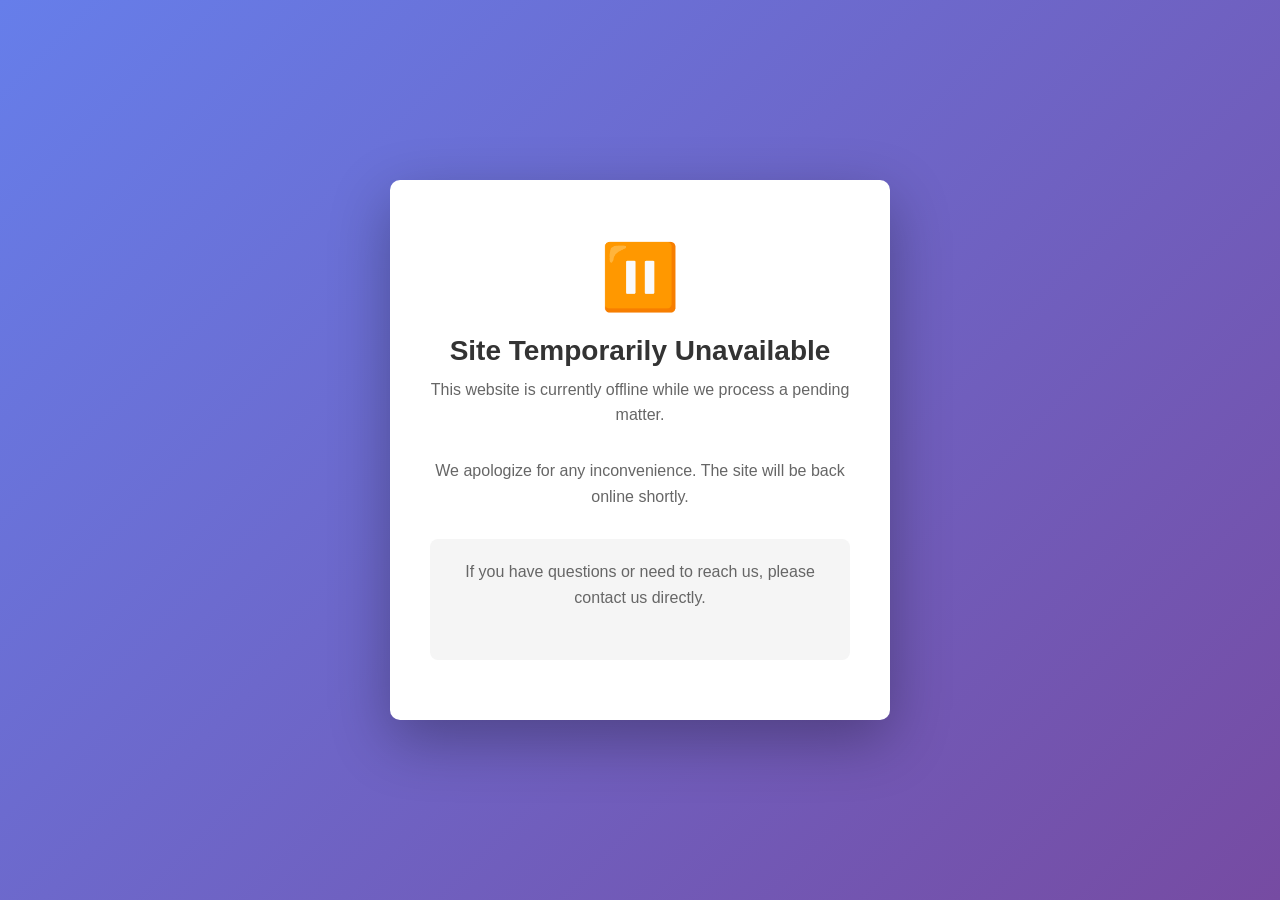
<file: index.html>
<!DOCTYPE html>
<html lang="en">
<head>
    <meta charset="UTF-8">
    <meta name="viewport" content="width=device-width, initial-scale=1.0">
    <title>Site Temporarily Unavailable</title>
    <style>
        * {
            margin: 0;
            padding: 0;
            box-sizing: border-box;
        }

        body {
            font-family: -apple-system, BlinkMacSystemFont, 'Segoe UI', Roboto, Oxygen, Ubuntu, Cantarell, sans-serif;
            background: linear-gradient(135deg, #667eea 0%, #764ba2 100%);
            display: flex;
            align-items: center;
            justify-content: center;
            min-height: 100vh;
            padding: 20px;
        }

        .container {
            background: white;
            border-radius: 10px;
            box-shadow: 0 20px 60px rgba(0, 0, 0, 0.3);
            padding: 60px 40px;
            text-align: center;
            max-width: 500px;
        }

        .icon {
            font-size: 64px;
            margin-bottom: 20px;
        }

        h1 {
            color: #333;
            margin-bottom: 10px;
            font-size: 28px;
        }

        p {
            color: #666;
            font-size: 16px;
            line-height: 1.6;
            margin-bottom: 30px;
        }

        .contact-info {
            background: #f5f5f5;
            padding: 20px;
            border-radius: 8px;
            margin-top: 20px;
            font-size: 14px;
            color: #555;
        }
    </style>
</head>
<body>
    <div class="container">
        <div class="icon">⏸️</div>
        <h1>Site Temporarily Unavailable</h1>
        <p>This website is currently offline while we process a pending matter.</p>
        <p>We apologize for any inconvenience. The site will be back online shortly.</p>
        <div class="contact-info">
            <p>If you have questions or need to reach us, please contact us directly.</p>
        </div>
    </div>
</body>
</html>
</file>
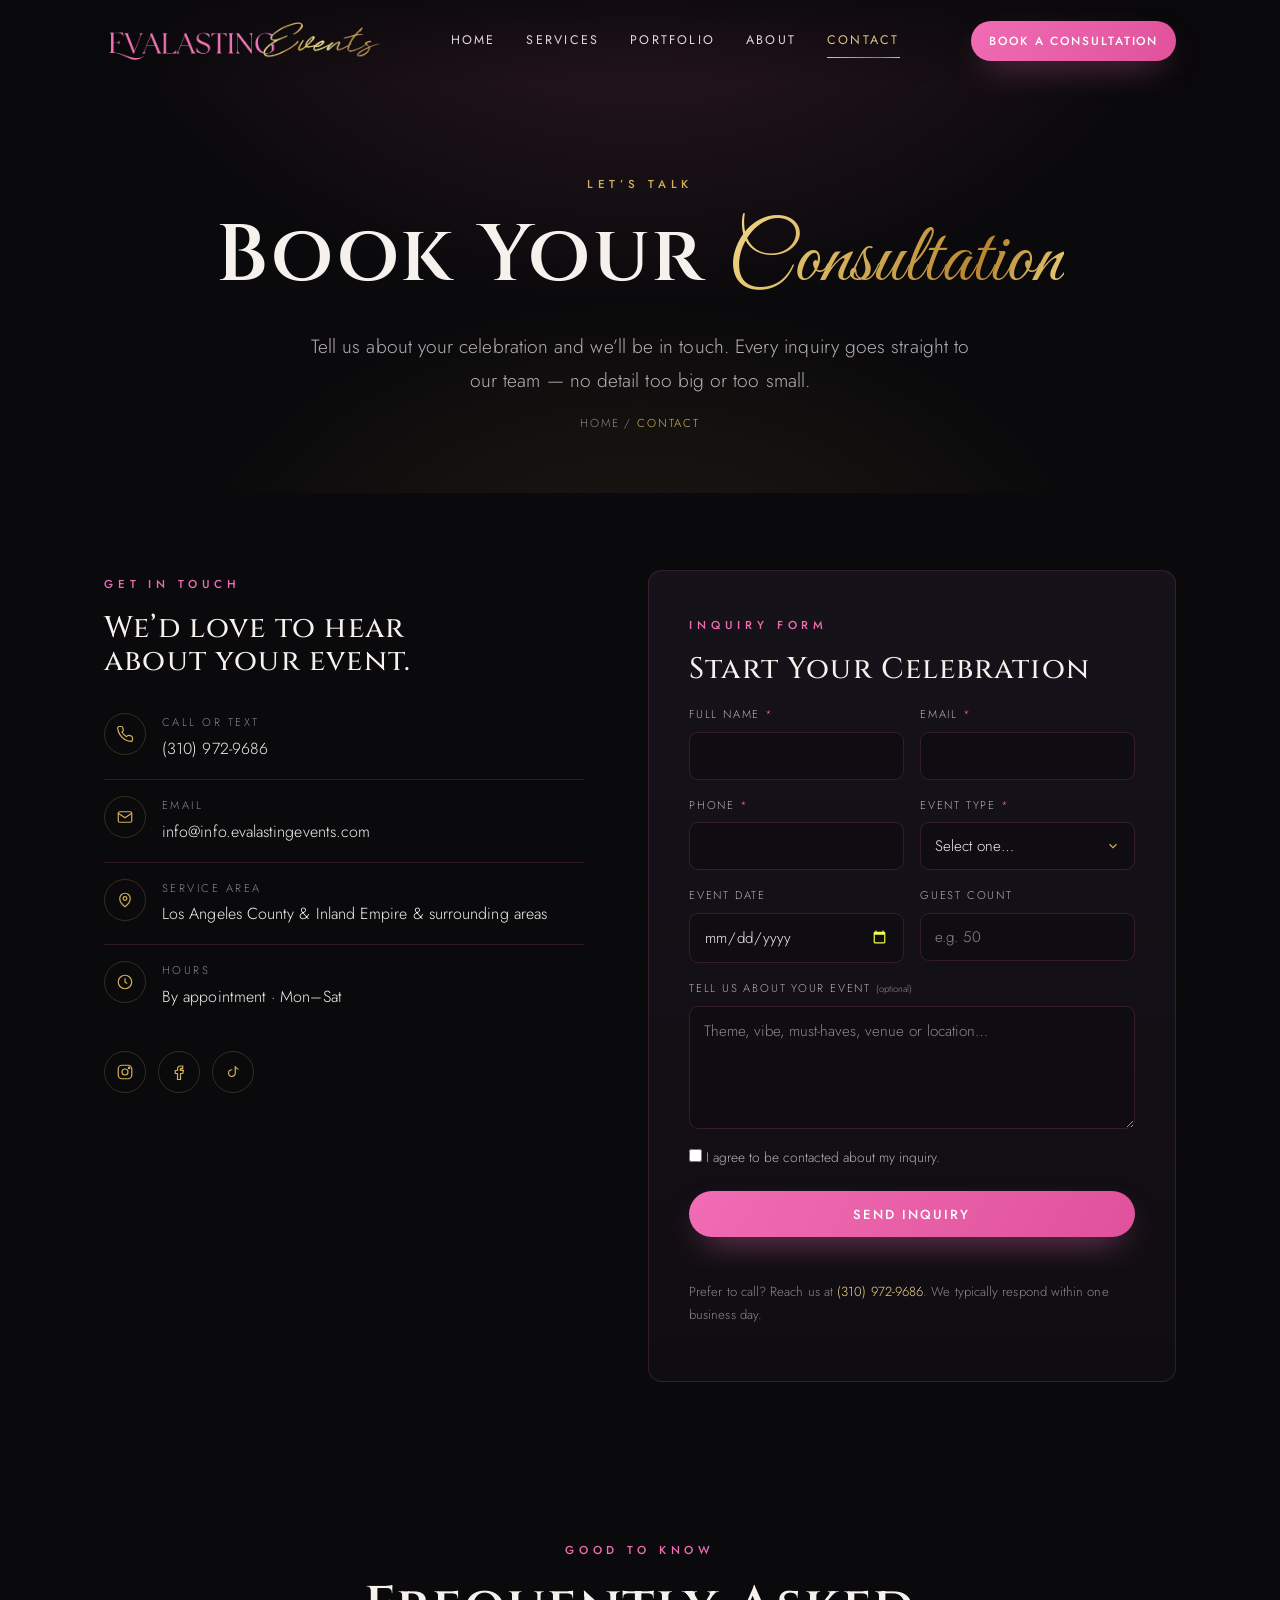
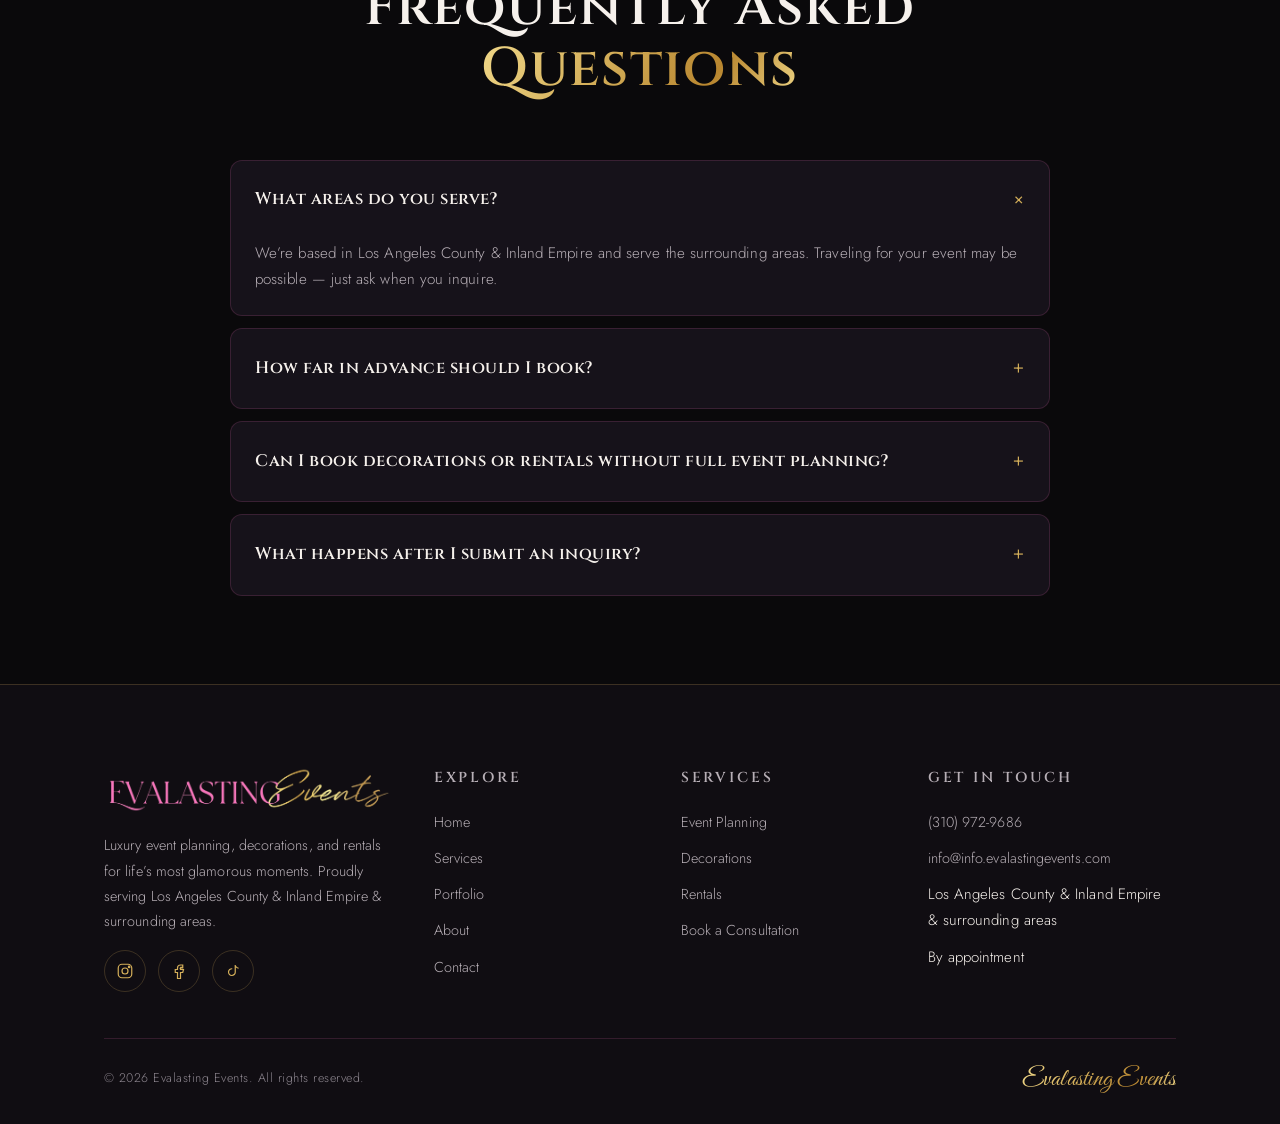
<file: contact.html>
<!DOCTYPE html>
<html lang="en">
<head>
<meta charset="UTF-8">
<meta name="viewport" content="width=device-width, initial-scale=1">
<title>Contact &amp; Book | Evalasting Events — Event Planning, Décor &amp; Rentals</title>
<meta name="description" content="Book a consultation with Evalasting Events. Send an inquiry about event planning, decorations, or rentals in Los Angeles County &amp; Inland Empire and we’ll be in touch to bring your celebration to life.">
<meta name="keywords" content="book event planner, event planning consultation, party décor inquiry, event rentals Los Angeles County &amp; Inland Empire, contact Evalasting Events">
<meta name="robots" content="index, follow">
<link rel="canonical" href="https://evalastingevents.com/contact.html">

<meta property="og:type" content="website">
<meta property="og:site_name" content="Evalasting Events">
<meta property="og:title" content="Contact &amp; Book | Evalasting Events">
<meta property="og:description" content="Tell us about your celebration — book a consultation for event planning, decorations, and rentals.">
<meta property="og:url" content="https://evalastingevents.com/contact.html">
<meta property="og:image" content="https://evalastingevents.com/assets/images/og-card.jpg">
<meta property="og:image:width" content="1200">
<meta property="og:image:height" content="630">
<meta property="og:image:alt" content="Evalasting Events — luxury event planning, décor, and rentals">
<meta name="twitter:card" content="summary_large_image">
<meta name="twitter:title" content="Contact &amp; Book | Evalasting Events">
<meta name="twitter:description" content="Tell us about your celebration — book a consultation for event planning, decorations, and rentals.">
<meta name="twitter:image" content="https://evalastingevents.com/assets/images/og-card.jpg">
<meta name="theme-color" content="#0a090b">

<link rel="icon" href="assets/images/favicon.ico" sizes="any">
<link rel="icon" type="image/png" sizes="32x32" href="assets/images/favicon-32.png">
<link rel="apple-touch-icon" href="assets/images/apple-touch-icon.png">
<link rel="manifest" href="site.webmanifest">

<link rel="preconnect" href="https://fonts.googleapis.com">
<link rel="preconnect" href="https://fonts.gstatic.com" crossorigin>
<link href="https://fonts.googleapis.com/css2?family=Cinzel:wght@500;600;700&family=Great+Vibes&family=Jost:wght@300;400;500;600&display=swap" rel="stylesheet">
<link rel="stylesheet" href="assets/css/styles.css">

<script type="application/ld+json">
{
  "@context": "https://schema.org",
  "@graph": [
    {
      "@type": "BreadcrumbList",
      "itemListElement": [
        { "@type": "ListItem", "position": 1, "name": "Home", "item": "https://evalastingevents.com/" },
        { "@type": "ListItem", "position": 2, "name": "Contact", "item": "https://evalastingevents.com/contact.html" }
      ]
    },
    {
      "@type": "FAQPage",
      "mainEntity": [
        {
          "@type": "Question",
          "name": "What areas do you serve?",
          "acceptedAnswer": { "@type": "Answer", "text": "We’re based in Los Angeles County & Inland Empire and serve the surrounding areas. Traveling for your event may be possible — just ask when you inquire." }
        },
        {
          "@type": "Question",
          "name": "How far in advance should I book?",
          "acceptedAnswer": { "@type": "Answer", "text": "The earlier the better, as popular dates book quickly. That said, we love a beautiful challenge and will do our best to accommodate shorter timelines when our calendar allows." }
        },
        {
          "@type": "Question",
          "name": "Can I book decorations or rentals without full event planning?",
          "acceptedAnswer": { "@type": "Answer", "text": "Absolutely. You can book full-service planning, or choose décor and rentals à la carte — whatever your celebration needs." }
        },
        {
          "@type": "Question",
          "name": "What happens after I submit an inquiry?",
          "acceptedAnswer": { "@type": "Answer", "text": "Your inquiry comes straight to our team. We’ll reach out to schedule a consultation, learn about your vision, and put together a custom proposal." }
        }
      ]
    }
  ]
}
</script>
</head>
<body>

<header class="site-header" id="top">
  <div class="wrap nav">
    <a class="brand" href="index.html" aria-label="Evalasting Events home">
      <img src="assets/images/logo.png" alt="Evalasting Events logo" width="268" height="44">
    </a>
    <nav class="nav-links" aria-label="Primary">
      <a href="index.html">Home</a>
      <a href="services.html">Services</a>
      <a href="portfolio.html">Portfolio</a>
      <a href="index.html#about">About</a>
      <a href="contact.html" class="active">Contact</a>
      <a class="btn btn--sm" href="#inquiry">Book a Consultation</a>
    </nav>
    <a class="btn btn--sm nav-cta" href="#inquiry">Book a Consultation</a>
    <button class="nav-toggle" aria-label="Open menu" aria-expanded="false"><span></span><span></span><span></span></button>
  </div>
</header>
<div class="nav-scrim" aria-hidden="true"></div>

<main>

<section class="page-hero">
  <div class="wrap">
    <p class="eyebrow eyebrow--gold reveal in">Let’s Talk</p>
    <h1 class="reveal in">Book Your <span class="script" style="font-size:1.05em">Consultation</span></h1>
    <p class="lead center reveal in" style="margin:1.2rem auto 0">Tell us about your celebration and we’ll be in touch. Every inquiry goes straight to our team — no detail too big or too small.</p>
    <nav class="crumbs reveal in" aria-label="Breadcrumb"><a href="index.html">Home</a> / <span>Contact</span></nav>
  </div>
</section>

<section class="section section--tight" id="inquiry" aria-label="Inquiry form and contact details">
  <div class="wrap contact-grid">

    <!-- LEFT: contact details -->
    <aside class="reveal">
      <p class="eyebrow">Get in Touch</p>
      <h2 class="h-sub" style="margin-bottom:1.2rem">We’d love to hear<br>about your event.</h2>
      <ul class="contact-info">
        <li>
          <span class="ico" aria-hidden="true"><svg width="18" height="18" viewBox="0 0 24 24" fill="none" stroke="currentColor" stroke-width="1.6"><path d="M22 16.9v3a2 2 0 0 1-2.2 2 19.8 19.8 0 0 1-8.6-3 19.5 19.5 0 0 1-6-6 19.8 19.8 0 0 1-3-8.7A2 2 0 0 1 4.1 2h3a2 2 0 0 1 2 1.7c.1.9.3 1.8.6 2.6a2 2 0 0 1-.5 2.1L8 9.6a16 16 0 0 0 6 6l1.2-1.2a2 2 0 0 1 2.1-.5c.8.3 1.7.5 2.6.6a2 2 0 0 1 1.7 2z"/></svg></span>
          <div><span class="k">Call or Text</span><a class="v" data-ee="phone-link" href="tel:+15551234567">(555) 123-4567</a></div>
        </li>
        <li>
          <span class="ico" aria-hidden="true"><svg width="18" height="18" viewBox="0 0 24 24" fill="none" stroke="currentColor" stroke-width="1.6"><rect x="3" y="5" width="18" height="14" rx="2"/><path d="M3 7l9 6 9-6"/></svg></span>
          <div><span class="k">Email</span><a class="v" data-ee="email-link" href="mailto:hello@evalastingevents.com">hello@evalastingevents.com</a></div>
        </li>
        <li>
          <span class="ico" aria-hidden="true"><svg width="18" height="18" viewBox="0 0 24 24" fill="none" stroke="currentColor" stroke-width="1.6"><path d="M12 21s-7-5.3-7-11a7 7 0 0 1 14 0c0 5.7-7 11-7 11z"/><circle cx="12" cy="10" r="2.5"/></svg></span>
          <div><span class="k">Service Area</span><span class="v"><span data-ee="area">Los Angeles County &amp; Inland Empire</span> &amp; surrounding areas</span></div>
        </li>
        <li>
          <span class="ico" aria-hidden="true"><svg width="18" height="18" viewBox="0 0 24 24" fill="none" stroke="currentColor" stroke-width="1.6"><circle cx="12" cy="12" r="9"/><path d="M12 7v5l3 2"/></svg></span>
          <div><span class="k">Hours</span><span class="v" data-ee="hours-full">By appointment · Mon–Sat</span></div>
        </li>
      </ul>
      <div class="socials" style="margin-top:24px">
        <a data-ee="instagram" href="https://www.instagram.com/evalastingevents" aria-label="Instagram" target="_blank" rel="noopener noreferrer"><svg width="18" height="18" viewBox="0 0 24 24" fill="none" stroke="currentColor" stroke-width="1.6"><rect x="3" y="3" width="18" height="18" rx="5"/><circle cx="12" cy="12" r="4"/><circle cx="17.5" cy="6.5" r="1"/></svg></a>
        <a data-ee="facebook" href="https://www.facebook.com/evalastingevents" aria-label="Facebook" target="_blank" rel="noopener noreferrer"><svg width="18" height="18" viewBox="0 0 24 24" fill="none" stroke="currentColor" stroke-width="1.6"><path d="M14 8h3V4h-3a4 4 0 0 0-4 4v2H7v4h3v8h4v-8h3l1-4h-4V8a1 1 0 0 1 1-1z"/></svg></a>
        <a data-ee="tiktok" href="https://www.tiktok.com/@evalastingevents" aria-label="TikTok" target="_blank" rel="noopener noreferrer"><svg width="18" height="18" viewBox="0 0 24 24" fill="none" stroke="currentColor" stroke-width="1.6"><path d="M15 4c.5 2.5 2 4 4.5 4.3M15 4v9.5a4.5 4.5 0 1 1-4-4.47"/></svg></a>
      </div>
    </aside>

    <!-- RIGHT: custom inquiry form (routes to Go High Level via webhook) -->
    <div class="contact-card reveal d1">
      <p class="eyebrow">Inquiry Form</p>
      <h2 class="h-sub" style="margin-bottom:1.2rem">Start Your Celebration</h2>

      <!-- ================================================================= -->
      <!--  GO HIGH LEVEL CONNECTION                                          -->
      <!--  Paste your GHL Inbound Webhook URL between the quotes below.       -->
      <!--  (In GHL: Automation → Workflows → Trigger: "Inbound Webhook")     -->
      <!--  Until a URL is set, the form runs in DEMO mode: it shows the      -->
      <!--  success message but does NOT send. See README.txt for full steps. -->
      <!-- ================================================================= -->
      <script>
        window.EVALASTING_WEBHOOK_URL = "https://services.leadconnectorhq.com/hooks/8WMatsqUsoCIfq6nsPI6/webhook-trigger/e70fcca1-d128-49a8-853f-8c1de00341a6"; /* GHL inbound webhook (live) */
      </script>

      <form id="inquiry-form" class="ee-form" novalidate>
        <!-- spam trap: do not remove -->
        <div class="ee-hp" aria-hidden="true">
          <label>Company<input type="text" name="company" tabindex="-1" autocomplete="off"></label>
        </div>

        <div class="form-grid">
          <div class="field">
            <label for="f-name">Full Name <span class="req">*</span></label>
            <input id="f-name" name="name" type="text" autocomplete="name" required>
            <small class="err" data-for="f-name"></small>
          </div>
          <div class="field">
            <label for="f-email">Email <span class="req">*</span></label>
            <input id="f-email" name="email" type="email" autocomplete="email" required>
            <small class="err" data-for="f-email"></small>
          </div>
          <div class="field">
            <label for="f-phone">Phone <span class="req">*</span></label>
            <input id="f-phone" name="phone" type="tel" autocomplete="tel" required>
            <small class="err" data-for="f-phone"></small>
          </div>
          <div class="field">
            <label for="f-type">Event Type <span class="req">*</span></label>
            <select id="f-type" name="event_type" required>
              <option value="" disabled selected>Select one…</option>
              <option>Birthday / Party</option>
              <option>Prom</option>
              <option>Wedding Reception</option>
              <option>Baby Shower / Gender Reveal</option>
              <option>Decorations</option>
              <option>Rentals</option>
              <option>Other</option>
            </select>
            <small class="err" data-for="f-type"></small>
          </div>
          <div class="field">
            <label for="f-date">Event Date</label>
            <input id="f-date" name="event_date" type="date">
          </div>
          <div class="field">
            <label for="f-guests">Guest Count</label>
            <input id="f-guests" name="guest_count" type="number" min="1" inputmode="numeric" placeholder="e.g. 50">
          </div>
          <div class="field field--full">
            <label for="f-msg">Tell Us About Your Event <span class="optional">(optional)</span></label>
            <textarea id="f-msg" name="message" rows="4" placeholder="Theme, vibe, must-haves, venue or location…"></textarea>
          </div>
          <div class="field field--full">
            <label class="check"><input type="checkbox" name="consent" value="yes"> I agree to be contacted about my inquiry.</label>
          </div>
        </div>

        <button type="submit" class="btn" id="inquiry-submit">Send Inquiry</button>
        <p class="form-status" role="status" aria-live="polite"></p>
      </form>

      <!-- success panel (revealed after a successful submit) -->
      <div class="form-success" id="inquiry-success" hidden>
        <div class="fs-ico" aria-hidden="true">✓</div>
        <h3>Thank You!</h3>
        <p>Your inquiry is on its way. We’ll be in touch shortly to start planning something unforgettable.</p>
      </div>

      <p class="note" style="margin-top:18px;color:var(--muted-2);font-size:.82rem">Prefer to call? Reach us at <a data-ee="phone-link" href="tel:+15551234567" style="color:var(--gold-lite)">(555) 123-4567</a>. We typically respond within one business day.</p>
    </div>
  </div>
</section>

<!-- FAQ -->
<section class="section section--tight" aria-label="Frequently asked questions">
  <div class="wrap">
    <div class="sec-head center reveal">
      <p class="eyebrow">Good to Know</p>
      <h2 class="h-display">Frequently Asked <span class="gold-text">Questions</span></h2>
    </div>
    <div class="faq reveal d1">
      <details open><summary>What areas do you serve?</summary><p>We’re based in <span data-ee="area">Los Angeles County &amp; Inland Empire</span> and serve the surrounding areas. Traveling for your event may be possible — just ask when you inquire.</p></details>
      <details><summary>How far in advance should I book?</summary><p>The earlier the better, as popular dates book quickly. That said, we love a beautiful challenge and will do our best to accommodate shorter timelines when our calendar allows.</p></details>
      <details><summary>Can I book decorations or rentals without full event planning?</summary><p>Absolutely. You can book full-service planning, or choose décor and rentals à la carte — whatever your celebration needs.</p></details>
      <details><summary>What happens after I submit an inquiry?</summary><p>Your inquiry comes straight to our team. We’ll reach out to schedule a consultation, learn about your vision, and put together a custom proposal.</p></details>
    </div>
  </div>
</section>

</main>

<footer class="site-footer">
  <div class="wrap">
    <div class="footer-grid">
      <div>
        <a class="brand" href="index.html"><img src="assets/images/logo.png" alt="Evalasting Events logo" width="300" height="49"></a>
        <p>Luxury event planning, decorations, and rentals for life’s most glamorous moments. Proudly serving <span data-ee="area">Los Angeles County &amp; Inland Empire</span> &amp; surrounding areas.</p>
        <div class="socials">
          <a data-ee="instagram" href="https://www.instagram.com/evalastingevents" aria-label="Instagram" target="_blank" rel="noopener noreferrer"><svg width="18" height="18" viewBox="0 0 24 24" fill="none" stroke="currentColor" stroke-width="1.6"><rect x="3" y="3" width="18" height="18" rx="5"/><circle cx="12" cy="12" r="4"/><circle cx="17.5" cy="6.5" r="1"/></svg></a>
          <a data-ee="facebook" href="https://www.facebook.com/evalastingevents" aria-label="Facebook" target="_blank" rel="noopener noreferrer"><svg width="18" height="18" viewBox="0 0 24 24" fill="none" stroke="currentColor" stroke-width="1.6"><path d="M14 8h3V4h-3a4 4 0 0 0-4 4v2H7v4h3v8h4v-8h3l1-4h-4V8a1 1 0 0 1 1-1z"/></svg></a>
          <a data-ee="tiktok" href="https://www.tiktok.com/@evalastingevents" aria-label="TikTok" target="_blank" rel="noopener noreferrer"><svg width="18" height="18" viewBox="0 0 24 24" fill="none" stroke="currentColor" stroke-width="1.6"><path d="M15 4c.5 2.5 2 4 4.5 4.3M15 4v9.5a4.5 4.5 0 1 1-4-4.47"/></svg></a>
        </div>
      </div>
      <div>
        <p class="foot-h">Explore</p>
        <ul class="foot-links">
          <li><a href="index.html">Home</a></li>
          <li><a href="services.html">Services</a></li>
          <li><a href="portfolio.html">Portfolio</a></li>
          <li><a href="index.html#about">About</a></li>
          <li><a href="contact.html">Contact</a></li>
        </ul>
      </div>
      <div>
        <p class="foot-h">Services</p>
        <ul class="foot-links">
          <li><a href="services.html#event-planning">Event Planning</a></li>
          <li><a href="services.html#decorations">Decorations</a></li>
          <li><a href="services.html#rentals">Rentals</a></li>
          <li><a href="contact.html">Book a Consultation</a></li>
        </ul>
      </div>
      <div>
        <p class="foot-h">Get in Touch</p>
        <ul class="foot-links">
          <li><a data-ee="phone-link" href="tel:+15551234567">(555) 123-4567</a></li>
          <li><a data-ee="email-link" href="mailto:hello@evalastingevents.com">hello@evalastingevents.com</a></li>
          <li><span data-ee="area">Los Angeles County &amp; Inland Empire</span> &amp; surrounding areas</li>
          <li><span data-ee="hours-foot">By appointment</span></li>
        </ul>
      </div>
    </div>
    <div class="footer-bottom">
      <span>© <span id="year">2026</span> Evalasting Events. All rights reserved.</span>
      <span class="script">Evalasting Events</span>
    </div>
  </div>
</footer>

<script src="assets/js/config.js"></script>
<script src="assets/js/main.js"></script>
</body>
</html>
</file>
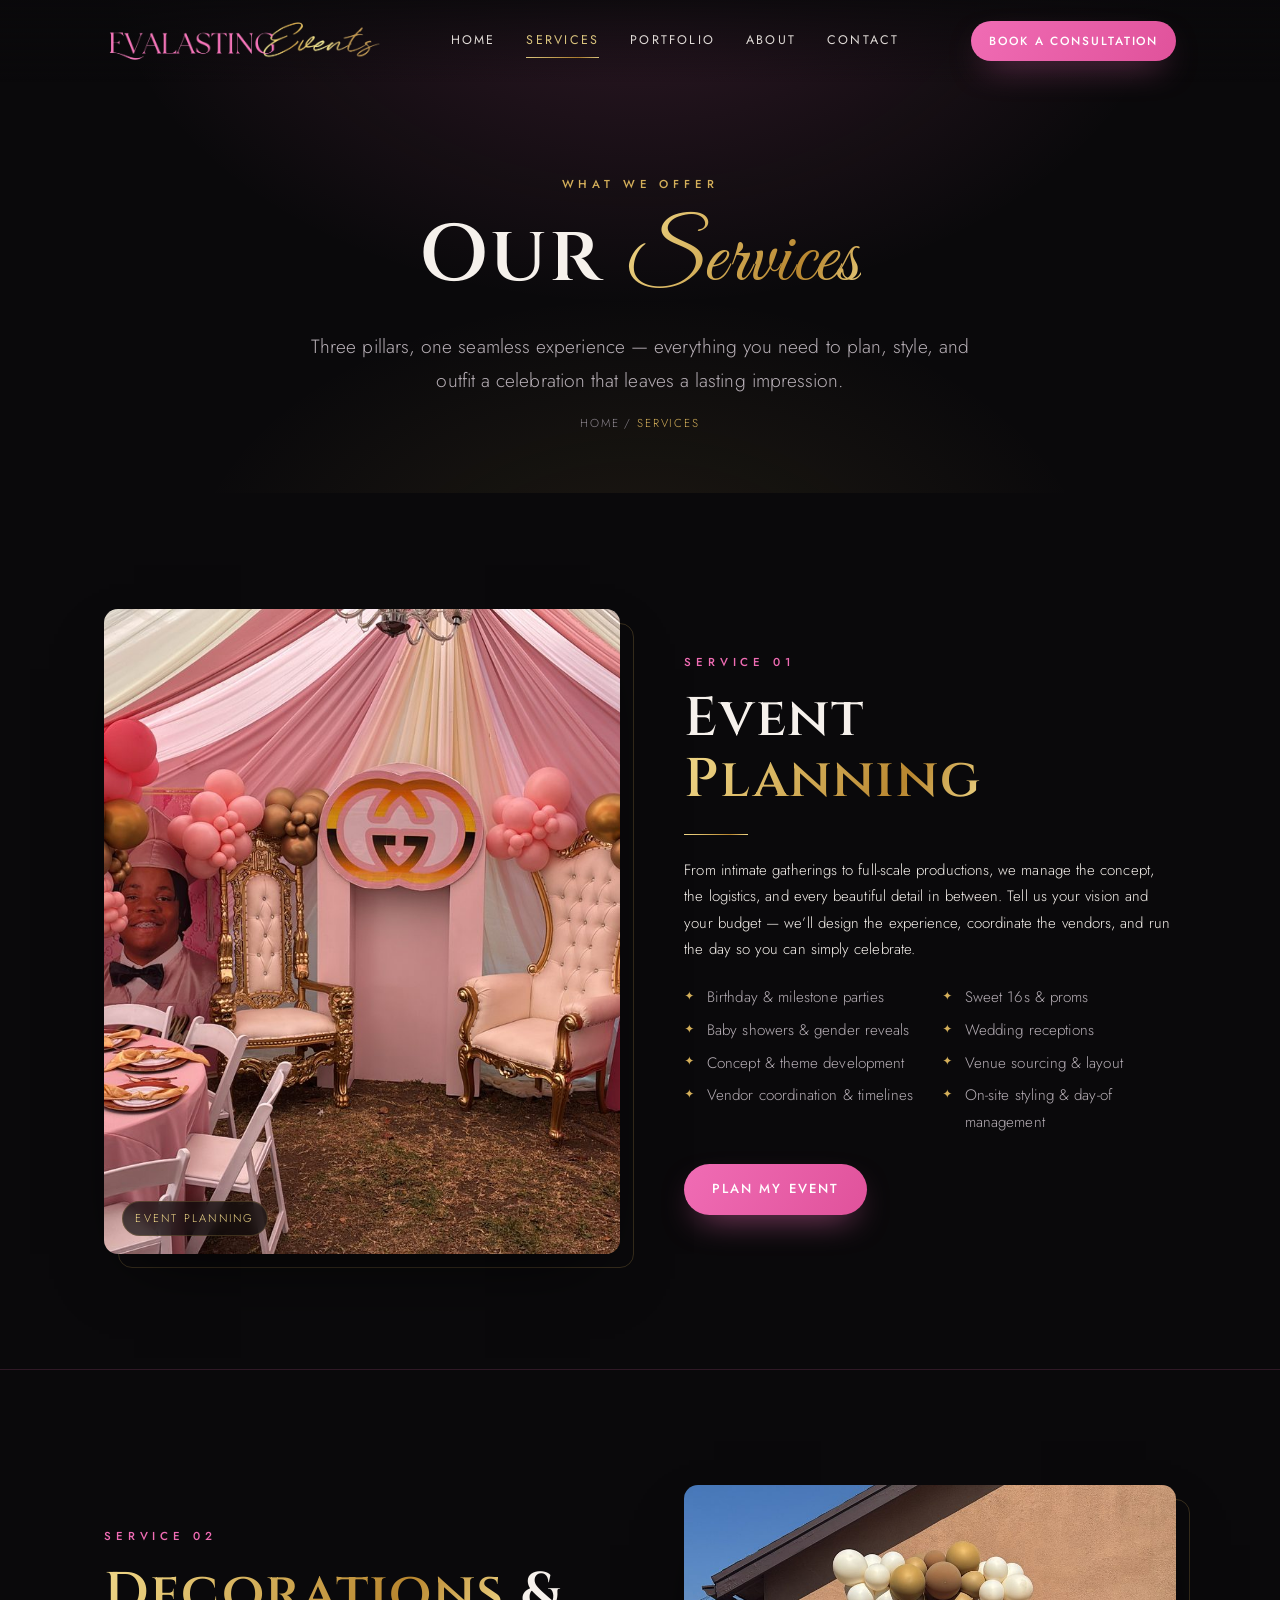
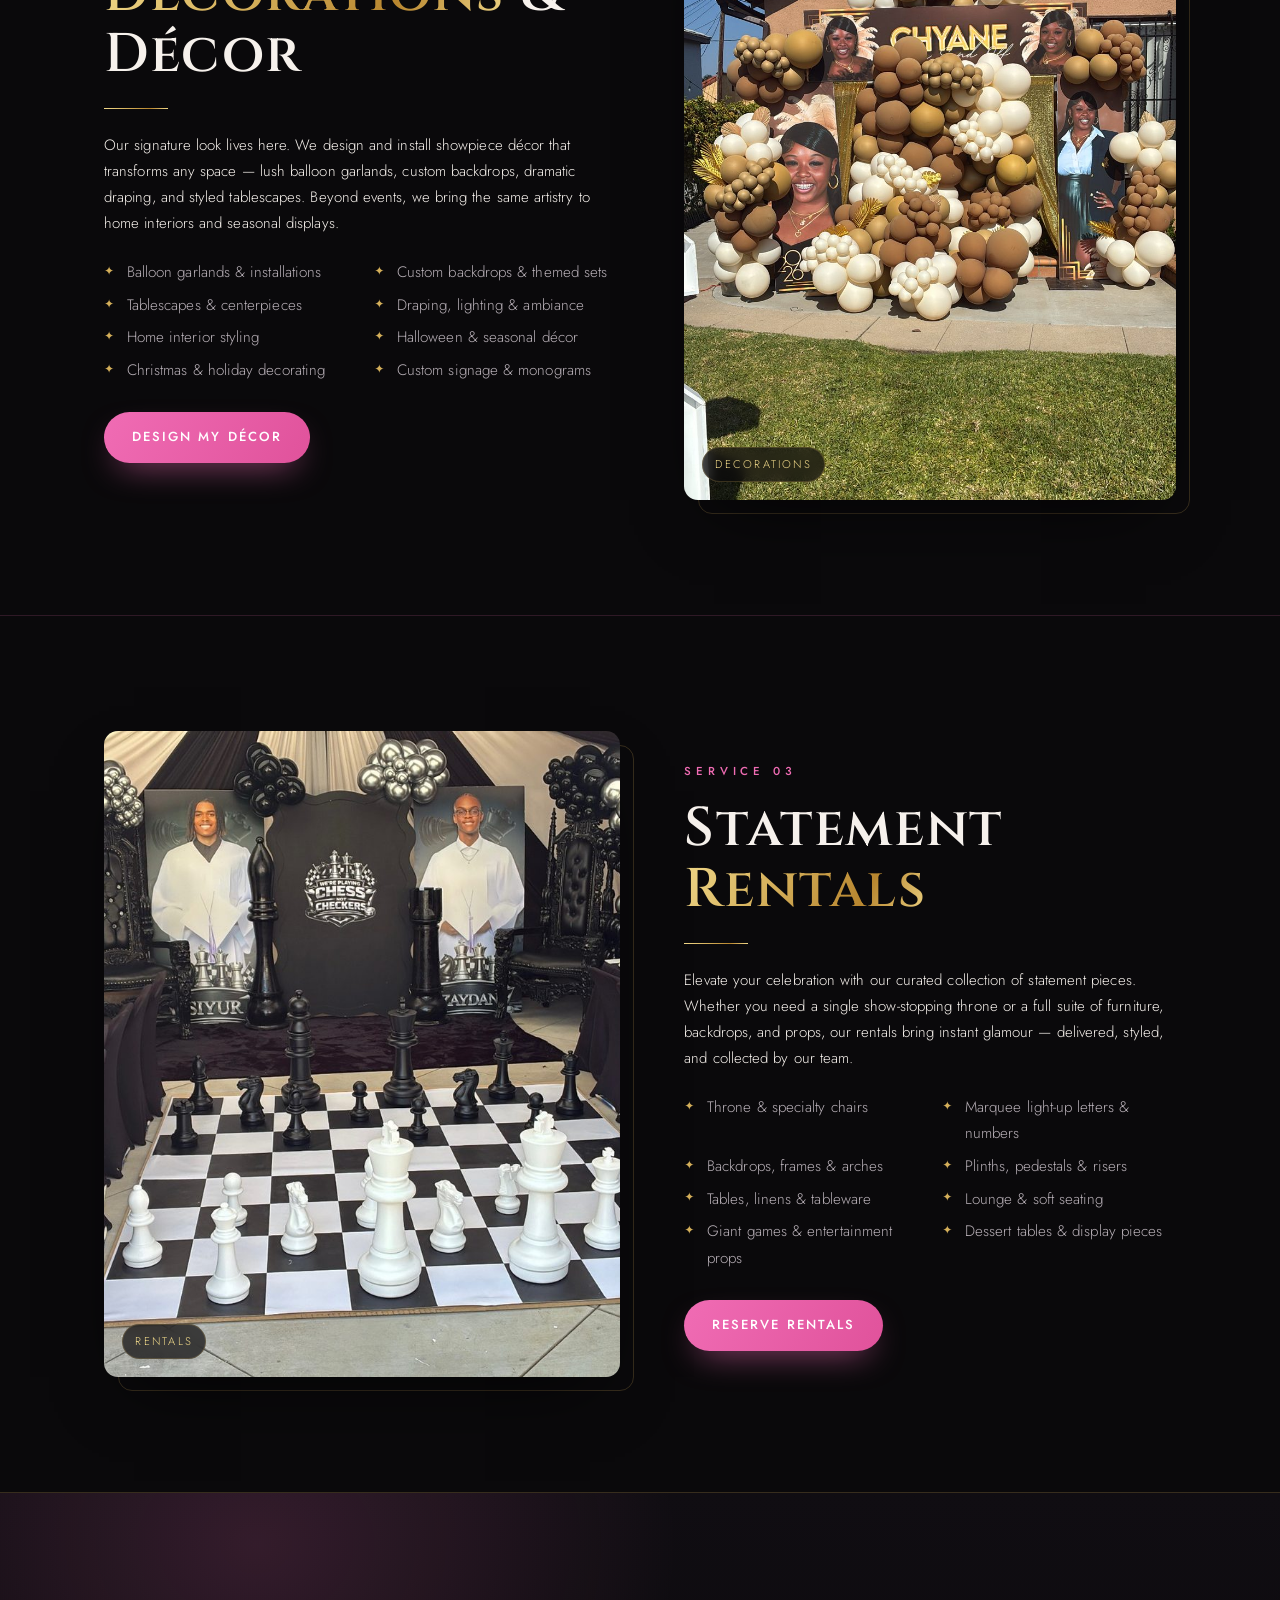
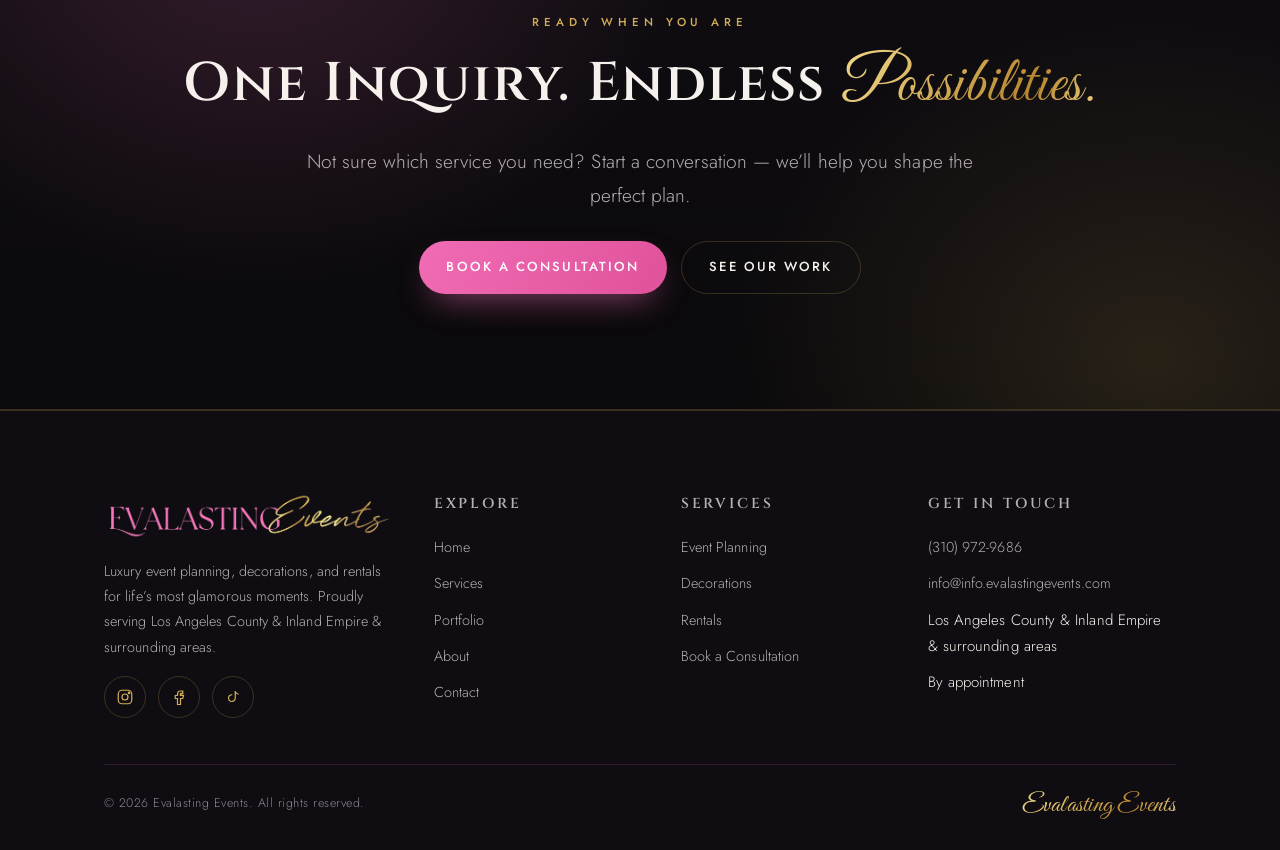
<file: services.html>
<!DOCTYPE html>
<html lang="en">
<head>
<meta charset="UTF-8">
<meta name="viewport" content="width=device-width, initial-scale=1">
<title>Services | Event Planning, Decorations &amp; Rentals — Evalasting Events</title>
<meta name="description" content="Explore Evalasting Events' services: full-service event planning for parties, proms, and wedding receptions; custom decorations and balloon installations; and statement event rentals in Los Angeles County &amp; Inland Empire.">
<meta name="keywords" content="event planning services, party decorations, balloon installations, event rentals, throne rentals, marquee letters, prom, wedding reception, Los Angeles County &amp; Inland Empire">
<meta name="robots" content="index, follow">
<link rel="canonical" href="https://evalastingevents.com/services.html">

<meta property="og:type" content="website">
<meta property="og:site_name" content="Evalasting Events">
<meta property="og:title" content="Services — Event Planning, Decorations &amp; Rentals | Evalasting Events">
<meta property="og:description" content="Full-service planning, custom decorations, and statement rentals for unforgettable celebrations.">
<meta property="og:url" content="https://evalastingevents.com/services.html">
<meta property="og:image" content="https://evalastingevents.com/assets/images/og-card.jpg">
<meta property="og:image:width" content="1200">
<meta property="og:image:height" content="630">
<meta property="og:image:alt" content="Evalasting Events — luxury event planning, décor, and rentals">
<meta name="twitter:card" content="summary_large_image">
<meta name="twitter:title" content="Services — Event Planning, Decorations &amp; Rentals | Evalasting Events">
<meta name="twitter:description" content="Full-service planning, custom decorations, and statement rentals for unforgettable celebrations.">
<meta name="twitter:image" content="https://evalastingevents.com/assets/images/og-card.jpg">
<meta name="theme-color" content="#0a090b">

<link rel="icon" href="assets/images/favicon.ico" sizes="any">
<link rel="icon" type="image/png" sizes="32x32" href="assets/images/favicon-32.png">
<link rel="apple-touch-icon" href="assets/images/apple-touch-icon.png">
<link rel="manifest" href="site.webmanifest">

<link rel="preconnect" href="https://fonts.googleapis.com">
<link rel="preconnect" href="https://fonts.gstatic.com" crossorigin>
<link href="https://fonts.googleapis.com/css2?family=Cinzel:wght@500;600;700&family=Great+Vibes&family=Jost:wght@300;400;500;600&display=swap" rel="stylesheet">
<link rel="stylesheet" href="assets/css/styles.css">

<script type="application/ld+json">
{
  "@context": "https://schema.org",
  "@graph": [
    {
      "@type": "BreadcrumbList",
      "itemListElement": [
        { "@type": "ListItem", "position": 1, "name": "Home", "item": "https://evalastingevents.com/" },
        { "@type": "ListItem", "position": 2, "name": "Services", "item": "https://evalastingevents.com/services.html" }
      ]
    },
    {
      "@type": "Service",
      "name": "Event Planning",
      "serviceType": "Event Planning & Production",
      "description": "Full-service planning and production for parties, birthdays, proms, and wedding receptions.",
      "areaServed": "Los Angeles County & Inland Empire and surrounding areas",
      "provider": { "@type": "LocalBusiness", "name": "Evalasting Events", "url": "https://evalastingevents.com/" }
    },
    {
      "@type": "Service",
      "name": "Decorations",
      "serviceType": "Event & Seasonal Decorating",
      "description": "Balloon installations, custom backdrops, themed styling, home interior décor, and seasonal Halloween and Christmas decorating.",
      "areaServed": "Los Angeles County & Inland Empire and surrounding areas",
      "provider": { "@type": "LocalBusiness", "name": "Evalasting Events", "url": "https://evalastingevents.com/" }
    },
    {
      "@type": "Service",
      "name": "Event Rentals",
      "serviceType": "Event Rentals",
      "description": "Throne chairs, marquee letters, backdrops, specialty furniture, and statement props for events.",
      "areaServed": "Los Angeles County & Inland Empire and surrounding areas",
      "provider": { "@type": "LocalBusiness", "name": "Evalasting Events", "url": "https://evalastingevents.com/" }
    }
  ]
}
</script>
</head>
<body>

<header class="site-header" id="top">
  <div class="wrap nav">
    <a class="brand" href="index.html" aria-label="Evalasting Events home">
      <img src="assets/images/logo.png" alt="Evalasting Events logo" width="268" height="44">
    </a>
    <nav class="nav-links" aria-label="Primary">
      <a href="index.html">Home</a>
      <a href="services.html" class="active">Services</a>
      <a href="portfolio.html">Portfolio</a>
      <a href="index.html#about">About</a>
      <a href="contact.html">Contact</a>
      <a class="btn btn--sm" href="contact.html">Book a Consultation</a>
    </nav>
    <a class="btn btn--sm nav-cta" href="contact.html">Book a Consultation</a>
    <button class="nav-toggle" aria-label="Open menu" aria-expanded="false"><span></span><span></span><span></span></button>
  </div>
</header>
<div class="nav-scrim" aria-hidden="true"></div>

<main>

<!-- PAGE HERO -->
<section class="page-hero">
  <div class="wrap">
    <p class="eyebrow eyebrow--gold reveal in">What We Offer</p>
    <h1 class="reveal in">Our <span class="script" style="font-size:1.05em">Services</span></h1>
    <p class="lead center reveal in" style="margin:1.2rem auto 0">Three pillars, one seamless experience — everything you need to plan, style, and outfit a celebration that leaves a lasting impression.</p>
    <nav class="crumbs reveal in" aria-label="Breadcrumb"><a href="index.html">Home</a> / <span>Services</span></nav>
  </div>
</section>

<!-- SERVICE 01 — EVENT PLANNING -->
<section class="section svc" id="event-planning" aria-label="Event Planning">
  <div class="wrap split">
    <div class="split__media reveal">
      <img src="assets/images/portfolio-pink-gold.jpg" alt="Pink and gold throne party with balloon garlands, sweetheart table, and custom monogram designed and planned by Evalasting Events" width="900" height="1100" loading="lazy">
      <span class="frame" aria-hidden="true"></span>
      <span class="tag">Event Planning</span>
    </div>
    <div class="reveal d1">
      <p class="eyebrow">Service 01</p>
      <h2 class="h-display">Event <span class="gold-text">Planning</span></h2>
      <hr class="divider">
      <p>From intimate gatherings to full-scale productions, we manage the concept, the logistics, and every beautiful detail in between. Tell us your vision and your budget — we’ll design the experience, coordinate the vendors, and run the day so you can simply celebrate.</p>
      <ul class="svc__list">
        <li>Birthday &amp; milestone parties</li>
        <li>Sweet 16s &amp; proms</li>
        <li>Baby showers &amp; gender reveals</li>
        <li>Wedding receptions</li>
        <li>Concept &amp; theme development</li>
        <li>Venue sourcing &amp; layout</li>
        <li>Vendor coordination &amp; timelines</li>
        <li>On-site styling &amp; day-of management</li>
      </ul>
      <a class="btn" href="contact.html">Plan My Event</a>
    </div>
  </div>
</section>

<!-- SERVICE 02 — DECORATIONS -->
<section class="section svc" id="decorations" aria-label="Decorations">
  <div class="wrap split split--rev">
    <div class="split__media reveal">
      <img src="assets/images/portfolio-gold-brown.jpg" alt="Gold, brown and cream balloon installation with custom backdrop and signage created by Evalasting Events" width="900" height="1100" loading="lazy">
      <span class="frame" aria-hidden="true"></span>
      <span class="tag">Decorations</span>
    </div>
    <div class="reveal d1">
      <p class="eyebrow">Service 02</p>
      <h2 class="h-display"><span class="gold-text">Decorations</span> &amp; Décor</h2>
      <hr class="divider">
      <p>Our signature look lives here. We design and install showpiece décor that transforms any space — lush balloon garlands, custom backdrops, dramatic draping, and styled tablescapes. Beyond events, we bring the same artistry to home interiors and seasonal displays.</p>
      <ul class="svc__list">
        <li>Balloon garlands &amp; installations</li>
        <li>Custom backdrops &amp; themed sets</li>
        <li>Tablescapes &amp; centerpieces</li>
        <li>Draping, lighting &amp; ambiance</li>
        <li>Home interior styling</li>
        <li>Halloween &amp; seasonal décor</li>
        <li>Christmas &amp; holiday decorating</li>
        <li>Custom signage &amp; monograms</li>
      </ul>
      <a class="btn" href="contact.html">Design My Décor</a>
    </div>
  </div>
</section>

<!-- SERVICE 03 — RENTALS -->
<section class="section svc" id="rentals" aria-label="Rentals">
  <div class="wrap split">
    <div class="split__media reveal">
      <img src="assets/images/portfolio-chess.jpg" alt="Black and white chess-themed event featuring throne chairs, a giant chessboard, and styled tables available through Evalasting Events rentals" width="900" height="1100" loading="lazy">
      <span class="frame" aria-hidden="true"></span>
      <span class="tag">Rentals</span>
    </div>
    <div class="reveal d1">
      <p class="eyebrow">Service 03</p>
      <h2 class="h-display">Statement <span class="gold-text">Rentals</span></h2>
      <hr class="divider">
      <p>Elevate your celebration with our curated collection of statement pieces. Whether you need a single show-stopping throne or a full suite of furniture, backdrops, and props, our rentals bring instant glamour — delivered, styled, and collected by our team.</p>
      <ul class="svc__list">
        <li>Throne &amp; specialty chairs</li>
        <li>Marquee light-up letters &amp; numbers</li>
        <li>Backdrops, frames &amp; arches</li>
        <li>Plinths, pedestals &amp; risers</li>
        <li>Tables, linens &amp; tableware</li>
        <li>Lounge &amp; soft seating</li>
        <li>Giant games &amp; entertainment props</li>
        <li>Dessert tables &amp; display pieces</li>
      </ul>
      <a class="btn" href="contact.html">Reserve Rentals</a>
    </div>
  </div>
</section>

<!-- CTA BAND -->
<section class="section cta-band" aria-label="Get started">
  <div class="wrap center reveal">
    <p class="eyebrow eyebrow--gold">Ready When You Are</p>
    <h2 class="h-display">One Inquiry. Endless <span class="script" style="font-size:1.15em">Possibilities.</span></h2>
    <p class="lead" style="margin:1rem auto 1.8rem">Not sure which service you need? Start a conversation — we’ll help you shape the perfect plan.</p>
    <div class="btn-row" style="justify-content:center">
      <a class="btn" href="contact.html">Book a Consultation</a>
      <a class="btn btn--ghost" href="portfolio.html">See Our Work</a>
    </div>
  </div>
</section>

</main>

<footer class="site-footer">
  <div class="wrap">
    <div class="footer-grid">
      <div>
        <a class="brand" href="index.html"><img src="assets/images/logo.png" alt="Evalasting Events logo" width="300" height="49"></a>
        <p>Luxury event planning, decorations, and rentals for life’s most glamorous moments. Proudly serving <span data-ee="area">Los Angeles County &amp; Inland Empire</span> &amp; surrounding areas.</p>
        <div class="socials">
          <a data-ee="instagram" href="https://www.instagram.com/evalastingevents" aria-label="Instagram" target="_blank" rel="noopener noreferrer"><svg width="18" height="18" viewBox="0 0 24 24" fill="none" stroke="currentColor" stroke-width="1.6"><rect x="3" y="3" width="18" height="18" rx="5"/><circle cx="12" cy="12" r="4"/><circle cx="17.5" cy="6.5" r="1"/></svg></a>
          <a data-ee="facebook" href="https://www.facebook.com/evalastingevents" aria-label="Facebook" target="_blank" rel="noopener noreferrer"><svg width="18" height="18" viewBox="0 0 24 24" fill="none" stroke="currentColor" stroke-width="1.6"><path d="M14 8h3V4h-3a4 4 0 0 0-4 4v2H7v4h3v8h4v-8h3l1-4h-4V8a1 1 0 0 1 1-1z"/></svg></a>
          <a data-ee="tiktok" href="https://www.tiktok.com/@evalastingevents" aria-label="TikTok" target="_blank" rel="noopener noreferrer"><svg width="18" height="18" viewBox="0 0 24 24" fill="none" stroke="currentColor" stroke-width="1.6"><path d="M15 4c.5 2.5 2 4 4.5 4.3M15 4v9.5a4.5 4.5 0 1 1-4-4.47"/></svg></a>
        </div>
      </div>
      <div>
        <p class="foot-h">Explore</p>
        <ul class="foot-links">
          <li><a href="index.html">Home</a></li>
          <li><a href="services.html">Services</a></li>
          <li><a href="portfolio.html">Portfolio</a></li>
          <li><a href="index.html#about">About</a></li>
          <li><a href="contact.html">Contact</a></li>
        </ul>
      </div>
      <div>
        <p class="foot-h">Services</p>
        <ul class="foot-links">
          <li><a href="services.html#event-planning">Event Planning</a></li>
          <li><a href="services.html#decorations">Decorations</a></li>
          <li><a href="services.html#rentals">Rentals</a></li>
          <li><a href="contact.html">Book a Consultation</a></li>
        </ul>
      </div>
      <div>
        <p class="foot-h">Get in Touch</p>
        <ul class="foot-links">
          <li><a data-ee="phone-link" href="tel:+15551234567">(555) 123-4567</a></li>
          <li><a data-ee="email-link" href="mailto:hello@evalastingevents.com">hello@evalastingevents.com</a></li>
          <li><span data-ee="area">Los Angeles County &amp; Inland Empire</span> &amp; surrounding areas</li>
          <li><span data-ee="hours-foot">By appointment</span></li>
        </ul>
      </div>
    </div>
    <div class="footer-bottom">
      <span>© <span id="year">2026</span> Evalasting Events. All rights reserved.</span>
      <span class="script">Evalasting Events</span>
    </div>
  </div>
</footer>

<script src="assets/js/config.js"></script>
<script src="assets/js/main.js"></script>
</body>
</html>
</file>
<file: assets/css/styles.css>
/* =============================================================
   EVALASTING EVENTS — Global Stylesheet
   Brand: black canvas, hot pink (#F06CB4) + gold (#D4AF5A)
   Fonts: Cinzel (display), Great Vibes (script), Jost (body)
   ============================================================= */

:root{
  --black:#0a090b;
  --black-2:#100d12;
  --panel:#16121a;
  --panel-2:#1d1822;
  --line:rgba(240,108,180,.16);
  --line-gold:rgba(212,175,90,.22);

  --pink:#f06cb4;
  --pink-deep:#e0529b;
  --pink-soft:#f7a7d2;
  --gold:#d4af5a;
  --gold-lite:#f1d98a;
  --gold-deep:#c9982f;

  --white:#f6f1ec;
  --muted:#b7afb6;
  --muted-2:#8e8790;

  --grad-gold:linear-gradient(120deg,#f1d98a 0%,#d4af5a 38%,#b8862f 72%,#f1d98a 100%);
  --grad-pink:linear-gradient(120deg,#f7a7d2,#f06cb4 55%,#e0529b);
  --grad-cta:linear-gradient(120deg,#f06cb4,#e0529b);

  --serif:"Cinzel",Georgia,"Times New Roman",serif;
  --script:"Great Vibes",cursive;
  --sans:"Jost","Century Gothic",system-ui,-apple-system,Segoe UI,Roboto,sans-serif;

  --maxw:1200px;
  --gutter:clamp(20px,5vw,64px);
  --radius:14px;
  --shadow:0 30px 70px -30px rgba(0,0,0,.8);
  --ease:cubic-bezier(.22,.61,.36,1);
}

*,*::before,*::after{box-sizing:border-box}
html{scroll-behavior:smooth;-webkit-text-size-adjust:100%}
@media (prefers-reduced-motion:reduce){html{scroll-behavior:auto}}
body{
  margin:0;
  background:var(--black);
  color:var(--white);
  font-family:var(--sans);
  font-weight:300;
  font-size:clamp(15px,1.05vw,17px);
  line-height:1.75;
  letter-spacing:.005em;
  overflow-x:hidden;
  -webkit-font-smoothing:antialiased;
  text-rendering:optimizeLegibility;
}
img{max-width:100%;display:block;height:auto}
a{color:inherit;text-decoration:none}
ul{margin:0;padding:0;list-style:none}
h1,h2,h3,h4{margin:0;font-weight:400;line-height:1.12;letter-spacing:.02em}
p{margin:0 0 1.1em}
:focus-visible{outline:2px solid var(--pink);outline-offset:3px;border-radius:4px}
::selection{background:var(--pink);color:#fff}

/* ---------- Layout helpers ---------- */
.wrap{width:100%;max-width:var(--maxw);margin:0 auto;padding-inline:var(--gutter)}
.section{padding-block:clamp(64px,9vw,128px)}
.section--tight{padding-block:clamp(48px,6vw,84px)}
.center{text-align:center}
.lead{font-size:clamp(1.05rem,1.5vw,1.25rem);color:var(--muted);max-width:62ch}
.center .lead{margin-inline:auto}

/* ---------- Typographic flourishes ---------- */
.eyebrow{
  font-family:var(--sans);
  font-weight:500;
  font-size:.72rem;
  letter-spacing:.42em;
  text-transform:uppercase;
  color:var(--pink);
  display:inline-block;
  margin-bottom:1.1rem;
}
.eyebrow--gold{color:var(--gold)}
.script{
  font-family:var(--script);
  font-weight:400;
  letter-spacing:.01em;
  background:var(--grad-gold);
  -webkit-background-clip:text;background-clip:text;
  -webkit-text-fill-color:transparent;color:var(--gold);
  line-height:1.18;padding-top:.05em;
}
h1,h2.h-display{
  font-family:var(--serif);
  font-weight:600;
  letter-spacing:.03em;
}
h2.h-display{font-size:clamp(2rem,4.6vw,3.4rem)}
h1{font-size:clamp(2.6rem,6.4vw,5rem)}
.h-sub{font-family:var(--serif);font-weight:500;font-size:clamp(1.3rem,2.4vw,1.85rem);letter-spacing:.04em}
.gold-text{
  background:var(--grad-gold);-webkit-background-clip:text;background-clip:text;
  -webkit-text-fill-color:transparent;color:var(--gold);
}
.divider{width:64px;height:1px;background:var(--grad-gold);margin:1.4rem 0;border:0}
.center .divider{margin-inline:auto}

/* ---------- Buttons ---------- */
.btn{
  --b:var(--grad-cta);
  display:inline-flex;align-items:center;gap:.6em;
  font-family:var(--sans);font-weight:500;font-size:.82rem;
  letter-spacing:.16em;text-transform:uppercase;
  padding:1.05em 2.1em;border-radius:50px;
  background-image:var(--b);color:#fff;
  border:0;cursor:pointer;position:relative;
  transition:transform .35s var(--ease),box-shadow .35s var(--ease),filter .35s var(--ease);
  box-shadow:0 14px 34px -14px rgba(240,108,180,.7);
}
.btn:hover{transform:translateY(-3px);box-shadow:0 22px 44px -14px rgba(240,108,180,.85);filter:brightness(1.05)}
.btn--gold{--b:var(--grad-gold);color:#241a05;box-shadow:0 14px 34px -16px rgba(212,175,90,.8)}
.btn--gold:hover{box-shadow:0 22px 44px -14px rgba(212,175,90,.9)}
.btn--ghost{
  background-image:none;background:transparent;color:var(--white);
  border:1px solid var(--line-gold);box-shadow:none;
}
.btn--ghost:hover{border-color:var(--gold);color:var(--gold-lite);box-shadow:none}
.btn--sm{padding:.85em 1.5em;font-size:.74rem}
.btn-row{display:flex;flex-wrap:wrap;gap:14px}
.center .btn-row{justify-content:center}

/* ---------- Header / Nav ---------- */
.site-header{
  position:fixed;inset:0 0 auto 0;z-index:100;
  transition:background .4s var(--ease),box-shadow .4s var(--ease),padding .4s var(--ease);
  padding-block:18px;
}
.site-header::after{content:"";position:absolute;inset:0;background:linear-gradient(180deg,rgba(10,9,11,.85),transparent);opacity:1;transition:opacity .4s;z-index:-1}
.site-header.scrolled{background:rgba(10,9,11,.92);backdrop-filter:blur(14px);box-shadow:0 1px 0 var(--line-gold),0 18px 40px -30px #000;padding-block:10px}
.site-header.scrolled::after{opacity:0}
.nav{display:flex;align-items:center;justify-content:space-between;gap:24px}
.brand{display:flex;align-items:center;gap:12px;flex-shrink:0}
.brand img{height:46px;width:auto;transition:height .4s var(--ease)}
.scrolled .brand img{height:38px}
.brand .brand-sub{display:none}
.nav-links{display:flex;align-items:center;gap:clamp(18px,2.4vw,38px)}
.nav-links a{
  font-size:.78rem;letter-spacing:.18em;text-transform:uppercase;
  font-weight:400;color:var(--white);position:relative;padding:6px 0;opacity:.9;
}
.nav-links a::after{content:"";position:absolute;left:0;bottom:0;width:0;height:1px;background:var(--grad-gold);transition:width .35s var(--ease)}
.nav-links a:hover{opacity:1}
.nav-links a:hover::after,.nav-links a.active::after{width:100%}
.nav-links a.active{color:var(--gold-lite)}
.nav-cta{margin-left:6px}
.nav-links .btn{display:none} /* in-menu CTA: hidden on desktop, shown in mobile drawer */
.nav-toggle{display:none;background:none;border:0;cursor:pointer;width:42px;height:42px;position:relative;z-index:120}
.nav-toggle span{position:absolute;left:9px;right:9px;height:2px;background:var(--white);border-radius:2px;transition:transform .35s var(--ease),opacity .25s}
.nav-toggle span:nth-child(1){top:14px}
.nav-toggle span:nth-child(2){top:20px}
.nav-toggle span:nth-child(3){top:26px}
.nav-open .nav-toggle span:nth-child(1){transform:translateY(6px) rotate(45deg)}
.nav-open .nav-toggle span:nth-child(2){opacity:0}
.nav-open .nav-toggle span:nth-child(3){transform:translateY(-6px) rotate(-45deg)}

/* ---------- Hero ---------- */
.hero{position:relative;min-height:100svh;display:flex;align-items:center;isolation:isolate;overflow:hidden}
.hero__bg{position:absolute;inset:0;z-index:-2}
.hero__bg img{width:100%;height:100%;object-fit:cover;object-position:center}
.hero__bg::after{content:"";position:absolute;inset:0;
  background:
    radial-gradient(120% 90% at 70% 20%,rgba(10,9,11,.25),rgba(10,9,11,.78) 70%),
    linear-gradient(180deg,rgba(10,9,11,.5) 0%,rgba(10,9,11,.35) 40%,rgba(10,9,11,.92) 100%);
}
.hero__bg.pinkwash::before{content:"";position:absolute;inset:0;z-index:1;background:radial-gradient(80% 60% at 80% 90%,rgba(240,108,180,.22),transparent 60%);mix-blend-mode:screen}
.hero__inner{position:relative;z-index:1;padding-block:140px 90px;max-width:880px}
.hero h1{margin-bottom:.1em}
.hero .script{font-size:clamp(3.2rem,9vw,6.6rem);display:block;margin:-.05em 0 -.14em}
.hero__tagline{font-size:clamp(1.1rem,1.7vw,1.4rem);color:#efe6e9;max-width:54ch;margin:1.4rem 0 2.2rem;font-weight:300}
.hero__scroll{position:absolute;left:50%;bottom:26px;transform:translateX(-50%);z-index:1;color:var(--muted);font-size:.66rem;letter-spacing:.3em;text-transform:uppercase;display:flex;flex-direction:column;align-items:center;gap:8px}
.hero__scroll span{width:1px;height:42px;background:linear-gradient(var(--gold),transparent);animation:pulse 2.4s var(--ease) infinite}
@keyframes pulse{0%,100%{opacity:.3;transform:scaleY(.6)}50%{opacity:1;transform:scaleY(1)}}

/* page-top spacer hero (inner pages) */
.page-hero{position:relative;padding:170px 0 60px;text-align:center;overflow:hidden;isolation:isolate}
.page-hero::before{content:"";position:absolute;inset:0;z-index:-1;background:
  radial-gradient(70% 120% at 50% -10%,rgba(240,108,180,.16),transparent 60%),
  radial-gradient(60% 100% at 50% 120%,rgba(212,175,90,.10),transparent 60%),
  var(--black);}
.page-hero .crumbs{margin-top:1rem}

/* ---------- Breadcrumbs ---------- */
.crumbs{font-size:.72rem;letter-spacing:.16em;text-transform:uppercase;color:var(--muted-2)}
.crumbs a:hover{color:var(--gold)}
.crumbs span{color:var(--gold)}

/* ---------- Intro / generic two-col ---------- */
.split{display:grid;grid-template-columns:1.05fr 1fr;gap:clamp(32px,5vw,80px);align-items:center}
.split--rev .split__media{order:2}
.split__media{position:relative}
.split__media img{border-radius:var(--radius);width:100%;aspect-ratio:4/5;object-fit:cover;box-shadow:var(--shadow)}
.split__media .frame{position:absolute;inset:14px -14px -14px 14px;border:1px solid var(--line-gold);border-radius:var(--radius);z-index:-1}
.split__media .tag{position:absolute;bottom:18px;left:18px;background:rgba(10,9,11,.7);backdrop-filter:blur(6px);border:1px solid var(--line-gold);padding:.6em 1.1em;border-radius:50px;font-size:.7rem;letter-spacing:.2em;text-transform:uppercase;color:var(--gold-lite)}

/* ---------- Services pillars (cards) ---------- */
.pillars{display:grid;grid-template-columns:repeat(3,1fr);gap:24px}
.pillar{
  position:relative;border-radius:var(--radius);overflow:hidden;
  min-height:440px;display:flex;flex-direction:column;justify-content:flex-end;
  padding:30px;color:#fff;isolation:isolate;
  border:1px solid var(--line);
  transition:transform .5s var(--ease),box-shadow .5s var(--ease);
}
.pillar:hover{transform:translateY(-6px);box-shadow:var(--shadow)}
.pillar__bg{position:absolute;inset:0;z-index:-2}
.pillar__bg img{width:100%;height:100%;object-fit:cover;transition:transform .8s var(--ease)}
.pillar:hover .pillar__bg img{transform:scale(1.07)}
.pillar::after{content:"";position:absolute;inset:0;z-index:-1;background:linear-gradient(180deg,rgba(10,9,11,.1) 0%,rgba(10,9,11,.5) 55%,rgba(10,9,11,.95) 100%)}
.pillar .num{font-family:var(--serif);font-size:.8rem;letter-spacing:.3em;color:var(--gold);opacity:.85}
.pillar h3{font-family:var(--serif);font-weight:600;font-size:1.5rem;letter-spacing:.04em;margin:.5rem 0 .5rem}
.pillar p{font-size:.92rem;color:#e7dfe3;margin-bottom:1rem}
.pillar .more{font-size:.74rem;letter-spacing:.2em;text-transform:uppercase;color:var(--gold-lite);display:inline-flex;gap:.5em;align-items:center}
.pillar .more::after{content:"→";transition:transform .35s var(--ease)}
.pillar:hover .more::after{transform:translateX(5px)}

/* ---------- Feature strip (why choose us) ---------- */
.features{display:grid;grid-template-columns:repeat(4,1fr);gap:20px}
.feature{padding:30px 24px;border:1px solid var(--line);border-radius:var(--radius);background:linear-gradient(180deg,var(--panel),var(--black-2));text-align:center}
.feature .ico{width:48px;height:48px;margin:0 auto 16px;display:grid;place-items:center;border-radius:50%;border:1px solid var(--line-gold);color:var(--gold)}
.feature h3{font-family:var(--serif);font-weight:600;font-size:1.05rem;letter-spacing:.06em;margin-bottom:.4rem}
.feature p{font-size:.85rem;color:var(--muted);margin:0}

/* ---------- Stats ---------- */
.stats{display:flex;flex-wrap:wrap;justify-content:center;gap:clamp(28px,6vw,80px);text-align:center}
.stat .n{font-family:var(--serif);font-weight:600;font-size:clamp(2.2rem,4vw,3rem);line-height:1}
.stat .l{font-size:.74rem;letter-spacing:.24em;text-transform:uppercase;color:var(--muted);margin-top:.5rem}

/* ---------- Section heading block ---------- */
.sec-head{max-width:640px;margin-bottom:clamp(36px,5vw,60px)}
.center.sec-head{margin-inline:auto}

/* ---------- Portfolio grid ---------- */
.gallery{display:grid;grid-template-columns:repeat(12,1fr);gap:16px;grid-auto-flow:dense}
.shot{position:relative;overflow:hidden;border-radius:var(--radius);border:1px solid var(--line);cursor:pointer;background:var(--panel)}
.shot img{width:100%;height:100%;object-fit:cover;transition:transform .8s var(--ease)}
.shot::after{content:"";position:absolute;inset:0;background:linear-gradient(180deg,transparent 45%,rgba(10,9,11,.9));opacity:0;transition:opacity .45s var(--ease)}
.shot figcaption{position:absolute;left:20px;right:20px;bottom:18px;z-index:2;opacity:0;transform:translateY(10px);transition:opacity .45s var(--ease),transform .45s var(--ease)}
.shot figcaption .t{font-family:var(--serif);font-weight:600;font-size:1.1rem;letter-spacing:.04em;display:block}
.shot figcaption .c{font-size:.72rem;letter-spacing:.2em;text-transform:uppercase;color:var(--gold-lite)}
.shot:hover img{transform:scale(1.06)}
.shot:hover::after{opacity:1}
.shot:hover figcaption{opacity:1;transform:none}
.shot .zoom{position:absolute;top:14px;right:14px;z-index:2;width:38px;height:38px;border-radius:50%;display:grid;place-items:center;background:rgba(10,9,11,.55);border:1px solid var(--line-gold);color:var(--gold-lite);opacity:0;transform:scale(.8);transition:.4s var(--ease)}
.shot:hover .zoom{opacity:1;transform:none}
.gallery .span-7{grid-column:span 7}
.gallery .span-5{grid-column:span 5}
.gallery .span-6{grid-column:span 6}
.gallery .span-4{grid-column:span 4}
.gallery .span-12{grid-column:span 12}
.shot.tall{aspect-ratio:auto}
.shot.wide{aspect-ratio:16/10}

/* teaser variant (home) */
.teaser{display:grid;grid-template-columns:repeat(4,1fr);gap:14px}
.teaser .shot{aspect-ratio:3/4}

/* portfolio page grid */
.pgrid{display:grid;grid-template-columns:1fr 1fr;gap:18px}
.pgrid .shot{aspect-ratio:4/3}
.pgrid .shot.feature{grid-column:1 / -1;aspect-ratio:21/9}
@media (max-width:680px){.pgrid{grid-template-columns:1fr}.pgrid .shot,.pgrid .shot.feature{aspect-ratio:4/3}}

/* ---------- Lightbox ---------- */
.lightbox{position:fixed;inset:0;z-index:300;background:rgba(6,5,7,.96);display:none;align-items:center;justify-content:center;padding:5vw}
.lightbox.open{display:flex}
.lightbox img{max-width:92vw;max-height:84vh;border-radius:10px;box-shadow:var(--shadow)}
.lightbox .lb-cap{position:absolute;bottom:4vh;left:0;right:0;text-align:center;color:var(--muted);font-size:.78rem;letter-spacing:.18em;text-transform:uppercase}
.lightbox .lb-cap b{color:var(--gold-lite);font-family:var(--serif);font-weight:600;letter-spacing:.04em}
.lb-btn{position:absolute;background:rgba(255,255,255,.06);border:1px solid var(--line-gold);color:#fff;width:52px;height:52px;border-radius:50%;cursor:pointer;font-size:1.4rem;display:grid;place-items:center;transition:.3s}
.lb-btn:hover{background:var(--pink);border-color:var(--pink)}
.lb-close{top:4vh;right:4vw}
.lb-prev{left:3vw;top:50%;transform:translateY(-50%)}
.lb-next{right:3vw;top:50%;transform:translateY(-50%)}

/* ---------- Testimonial ---------- */
.quote{max-width:880px;margin:0 auto;text-align:center;position:relative}
.quote .mark{font-family:var(--serif);font-size:6rem;line-height:.6;color:var(--pink);opacity:.5}
.quote blockquote{font-family:var(--serif);font-weight:500;font-size:clamp(1.3rem,2.7vw,2rem);line-height:1.45;letter-spacing:.02em;margin:0 0 1.4rem}
.quote cite{font-style:normal;font-size:.78rem;letter-spacing:.24em;text-transform:uppercase;color:var(--gold)}

/* ---------- CTA band ---------- */
.cta-band{position:relative;text-align:center;overflow:hidden;isolation:isolate;border-block:1px solid var(--line-gold)}
.cta-band::before{content:"";position:absolute;inset:0;z-index:-1;background:
  radial-gradient(60% 120% at 20% 10%,rgba(240,108,180,.16),transparent 55%),
  radial-gradient(60% 120% at 90% 90%,rgba(212,175,90,.14),transparent 55%),
  linear-gradient(180deg,var(--black-2),var(--black));}
.cta-band h2{margin-bottom:.4em}

/* ---------- Services detail sections ---------- */
.svc{scroll-margin-top:90px}
section[id]{scroll-margin-top:88px}
.svc + .svc{border-top:1px solid var(--line)}
.svc__list{display:grid;grid-template-columns:1fr 1fr;gap:.4em 1.6em;margin:1.4rem 0 1.8rem}
.svc__list li{position:relative;padding-left:1.5em;font-size:.95rem;color:var(--muted)}
.svc__list li::before{content:"✦";position:absolute;left:0;color:var(--gold);font-size:.8em;top:.15em}

/* ---------- Contact ---------- */
.contact-grid{display:grid;grid-template-columns:1fr 1.1fr;gap:clamp(32px,5vw,64px);align-items:start}
.contact-card{border:1px solid var(--line);border-radius:var(--radius);background:linear-gradient(180deg,var(--panel),var(--black-2));padding:clamp(24px,4vw,40px)}
.contact-info li{display:flex;gap:16px;align-items:flex-start;padding:16px 0;border-bottom:1px solid var(--line)}
.contact-info li:last-child{border-bottom:0}
.contact-info .ico{flex-shrink:0;width:42px;height:42px;border-radius:50%;display:grid;place-items:center;border:1px solid var(--line-gold);color:var(--gold)}
.contact-info .k{font-size:.7rem;letter-spacing:.22em;text-transform:uppercase;color:var(--muted-2);display:block;margin-bottom:2px}
.contact-info .v{color:var(--white);font-size:1rem}
.contact-info a.v:hover{color:var(--gold-lite)}
.form-embed{min-height:520px;border-radius:12px;overflow:hidden}
.form-embed iframe{width:100%;border:0;min-height:520px;display:block;background:#fff;border-radius:12px}
.form-placeholder{
  border:1px dashed var(--line-gold);border-radius:12px;padding:32px;
  background:repeating-linear-gradient(135deg,rgba(255,255,255,.012) 0 14px,transparent 14px 28px),var(--panel);
}
.form-placeholder .fp-badge{display:inline-block;font-size:.66rem;letter-spacing:.24em;text-transform:uppercase;color:var(--gold);border:1px solid var(--line-gold);border-radius:50px;padding:.4em 1em;margin-bottom:18px}
.form-placeholder label{display:block;font-size:.72rem;letter-spacing:.16em;text-transform:uppercase;color:var(--muted);margin:14px 0 6px}
.form-placeholder .fld{height:46px;border-radius:8px;border:1px solid var(--line);background:var(--black-2)}
.form-placeholder .fld.area{height:110px}
.form-placeholder .note{margin-top:18px;font-size:.82rem;color:var(--muted-2)}
.form-placeholder .note code{color:var(--gold-lite);background:rgba(212,175,90,.08);padding:.1em .45em;border-radius:5px;font-size:.92em}

/* custom inquiry form */
.ee-hp{position:absolute!important;left:-9999px!important;width:1px;height:1px;overflow:hidden}
.ee-form .form-grid{display:grid;grid-template-columns:1fr 1fr;gap:16px}
.ee-form .field{display:flex;flex-direction:column;min-width:0}
.ee-form .field--full{grid-column:1 / -1}
.ee-form label{font-size:.7rem;letter-spacing:.16em;text-transform:uppercase;color:var(--muted);margin-bottom:7px}
.ee-form .req{color:var(--pink)}
.ee-form .optional{color:var(--muted-2);text-transform:none;letter-spacing:0;font-size:.85em}
.ee-form input,.ee-form select,.ee-form textarea{
  width:100%;background:var(--black-2);border:1px solid var(--line);border-radius:9px;color:var(--white);
  font-family:var(--sans);font-weight:300;font-size:.95rem;padding:12px 14px;transition:border-color .25s,box-shadow .25s;
}
.ee-form textarea{resize:vertical;min-height:108px;line-height:1.6}
.ee-form select{
  appearance:none;-webkit-appearance:none;cursor:pointer;padding-right:40px;
  background-image:url("data:image/svg+xml;utf8,<svg xmlns='http://www.w3.org/2000/svg' width='14' height='14' viewBox='0 0 24 24' fill='none' stroke='%23d4af5a' stroke-width='2'><path d='M6 9l6 6 6-6'/></svg>");
  background-repeat:no-repeat;background-position:right 14px center;
}
.ee-form input:focus,.ee-form select:focus,.ee-form textarea:focus{outline:none;border-color:var(--pink);box-shadow:0 0 0 3px rgba(240,108,180,.16)}
.ee-form input::placeholder,.ee-form textarea::placeholder{color:var(--muted-2)}
.ee-form input[type=date]{color:var(--white)}
.ee-form input[type=date]::-webkit-calendar-picker-indicator{filter:invert(.8) sepia(1) saturate(3) hue-rotate(5deg);cursor:pointer}
.ee-form .field.invalid input,.ee-form .field.invalid select,.ee-form .field.invalid textarea{border-color:#ff6b6b;box-shadow:0 0 0 3px rgba(255,107,107,.12)}
.ee-form .err{color:#ff9a9a;font-size:.74rem;margin-top:6px;display:none}
.ee-form .field.invalid .err{display:block}
.ee-form .check{flex-direction:row;align-items:center;gap:10px;text-transform:none;letter-spacing:0;font-size:.86rem;color:var(--muted);margin:0;cursor:pointer}
.ee-form .check input{width:auto;margin:0;accent-color:var(--pink)}
.ee-form #inquiry-submit{margin-top:22px;width:100%;justify-content:center}
.ee-form #inquiry-submit[disabled]{opacity:.6;cursor:progress}
.form-status{margin-top:12px;font-size:.85rem;min-height:1em;color:var(--muted)}
.form-status.error{color:#ff9a9a}
.form-success{text-align:center;padding:34px 12px;animation:fadeUp .6s var(--ease)}
@keyframes fadeUp{from{opacity:0;transform:translateY(14px)}to{opacity:1;transform:none}}
.form-success .fs-ico{width:60px;height:60px;margin:0 auto 18px;border-radius:50%;display:grid;place-items:center;font-size:1.7rem;color:#241a05;background:var(--grad-gold);box-shadow:0 14px 30px -14px rgba(212,175,90,.7)}
.form-success h3{font-family:var(--serif);font-weight:600;font-size:1.6rem;letter-spacing:.04em;margin-bottom:.5rem}
.form-success p{color:var(--muted);max-width:36ch;margin-inline:auto}
@media (max-width:560px){.ee-form .form-grid{grid-template-columns:1fr}}

/* FAQ */
.faq{max-width:820px;margin-inline:auto}
.faq details{border:1px solid var(--line);border-radius:12px;background:var(--panel);margin-bottom:12px;overflow:hidden}
.faq summary{cursor:pointer;padding:20px 24px;font-family:var(--serif);font-weight:600;font-size:1.05rem;letter-spacing:.03em;list-style:none;display:flex;justify-content:space-between;gap:16px;align-items:center}
.faq summary::-webkit-details-marker{display:none}
.faq summary::after{content:"+";color:var(--gold);font-size:1.4rem;transition:transform .3s}
.faq details[open] summary::after{transform:rotate(45deg)}
.faq details p{padding:0 24px 22px;margin:0;color:var(--muted);font-size:.95rem}

/* ---------- Footer ---------- */
.site-footer{position:relative;border-top:1px solid var(--line-gold);background:var(--black-2);padding-block:clamp(54px,7vw,80px) 30px}
.footer-grid{display:grid;grid-template-columns:1.4fr 1fr 1fr 1.2fr;gap:40px}
.site-footer .brand img{height:50px;margin-bottom:18px}
.site-footer p{color:var(--muted);font-size:.9rem}
.foot-h{font-family:var(--serif);font-weight:600;font-size:.85rem;letter-spacing:.2em;text-transform:uppercase;color:var(--gold-lite);margin-bottom:18px}
.foot-links li{margin-bottom:10px}
.foot-links a{color:var(--muted);font-size:.9rem;transition:color .3s}
.foot-links a:hover{color:var(--gold-lite)}
.socials{display:flex;gap:12px;margin-top:8px}
.socials a{width:42px;height:42px;border-radius:50%;border:1px solid var(--line-gold);display:grid;place-items:center;color:var(--gold);transition:.3s}
.socials a:hover{background:var(--pink);border-color:var(--pink);color:#fff;transform:translateY(-3px)}
.footer-bottom{margin-top:46px;padding-top:24px;border-top:1px solid var(--line);display:flex;flex-wrap:wrap;gap:10px;justify-content:space-between;align-items:center;color:var(--muted-2);font-size:.78rem;letter-spacing:.04em}
.footer-bottom .script{font-size:1.6rem}

/* ---------- Reveal animation ---------- */
.reveal{opacity:0;transform:translateY(26px);transition:opacity .9s var(--ease),transform .9s var(--ease)}
.reveal.in{opacity:1;transform:none}
.reveal.d1{transition-delay:.08s}.reveal.d2{transition-delay:.16s}.reveal.d3{transition-delay:.24s}.reveal.d4{transition-delay:.32s}
@media (prefers-reduced-motion:reduce){.reveal{opacity:1;transform:none;transition:none}.hero__scroll span{animation:none}}

/* ---------- Responsive ---------- */
@media (max-width:980px){
  .pillars{grid-template-columns:1fr 1fr}
  .features{grid-template-columns:1fr 1fr}
  .footer-grid{grid-template-columns:1fr 1fr}
  .split{grid-template-columns:1fr}
  .split--rev .split__media{order:0}
  .split__media img{aspect-ratio:16/11}
  .contact-grid{grid-template-columns:1fr}
  .gallery .span-7,.gallery .span-5,.gallery .span-6,.gallery .span-4{grid-column:span 6}
  .teaser{grid-template-columns:1fr 1fr}
}
@media (max-width:680px){
  .nav-links{
    position:fixed;inset:0 0 0 auto;width:min(80vw,330px);
    flex-direction:column;justify-content:center;gap:26px;
    background:linear-gradient(160deg,var(--panel-2),var(--black));
    padding:40px;transform:translateX(100%);transition:transform .45s var(--ease);
    border-left:1px solid var(--line-gold);box-shadow:var(--shadow);
  }
  .nav-links a{font-size:1rem}
  .nav-open .nav-links{transform:none}
  .nav-toggle{display:block}
  .nav-cta{display:none}
  .nav-links .btn{display:inline-flex}
  .pillars{grid-template-columns:1fr}
  .features{grid-template-columns:1fr}
  .footer-grid{grid-template-columns:1fr}
  .gallery{grid-template-columns:repeat(6,1fr)}
  .teaser{grid-template-columns:1fr 1fr}
  .svc__list{grid-template-columns:1fr}
  .hero__inner{padding-block:120px 80px}
  body{font-size:15.5px}
}
.nav-scrim{position:fixed;inset:0;background:rgba(6,5,7,.6);opacity:0;visibility:hidden;transition:.4s;z-index:90}
.nav-open .nav-scrim{opacity:1;visibility:visible}
@media (min-width:681px){.nav-scrim{display:none}}
</file>
